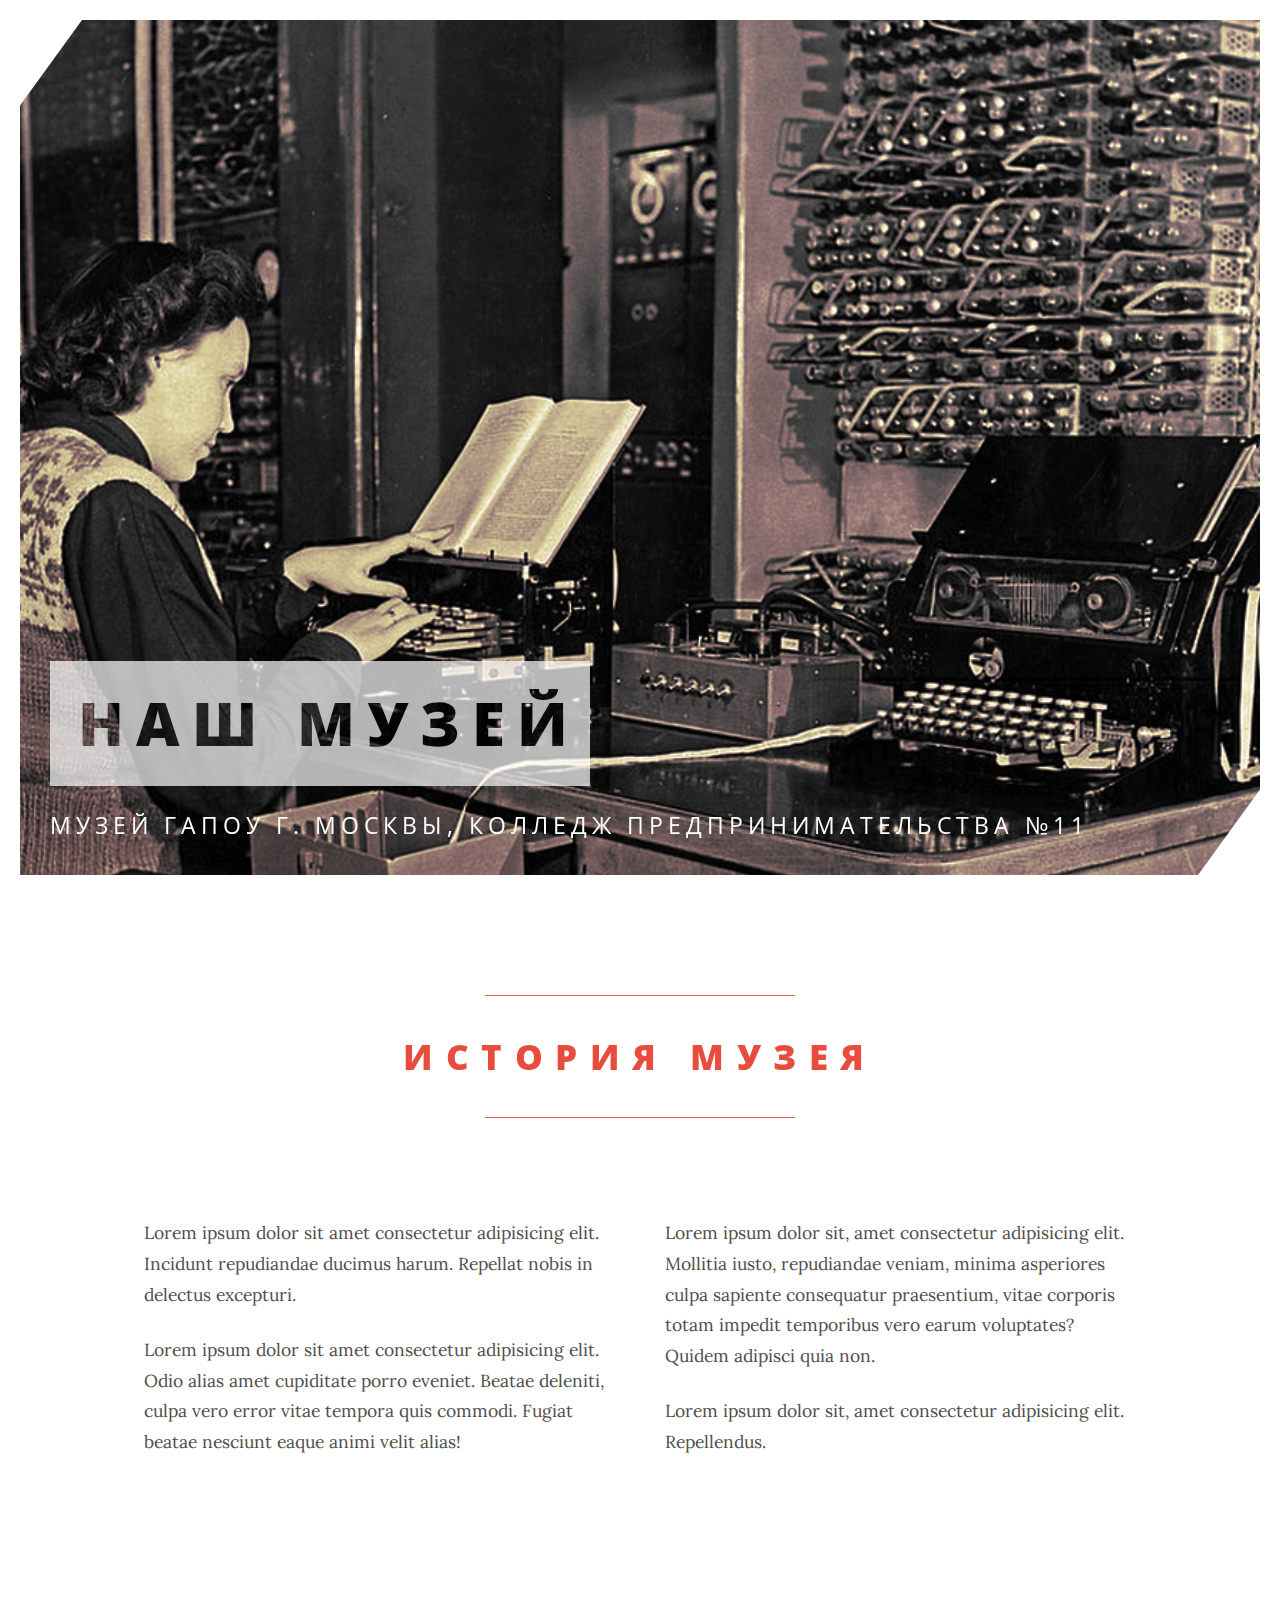
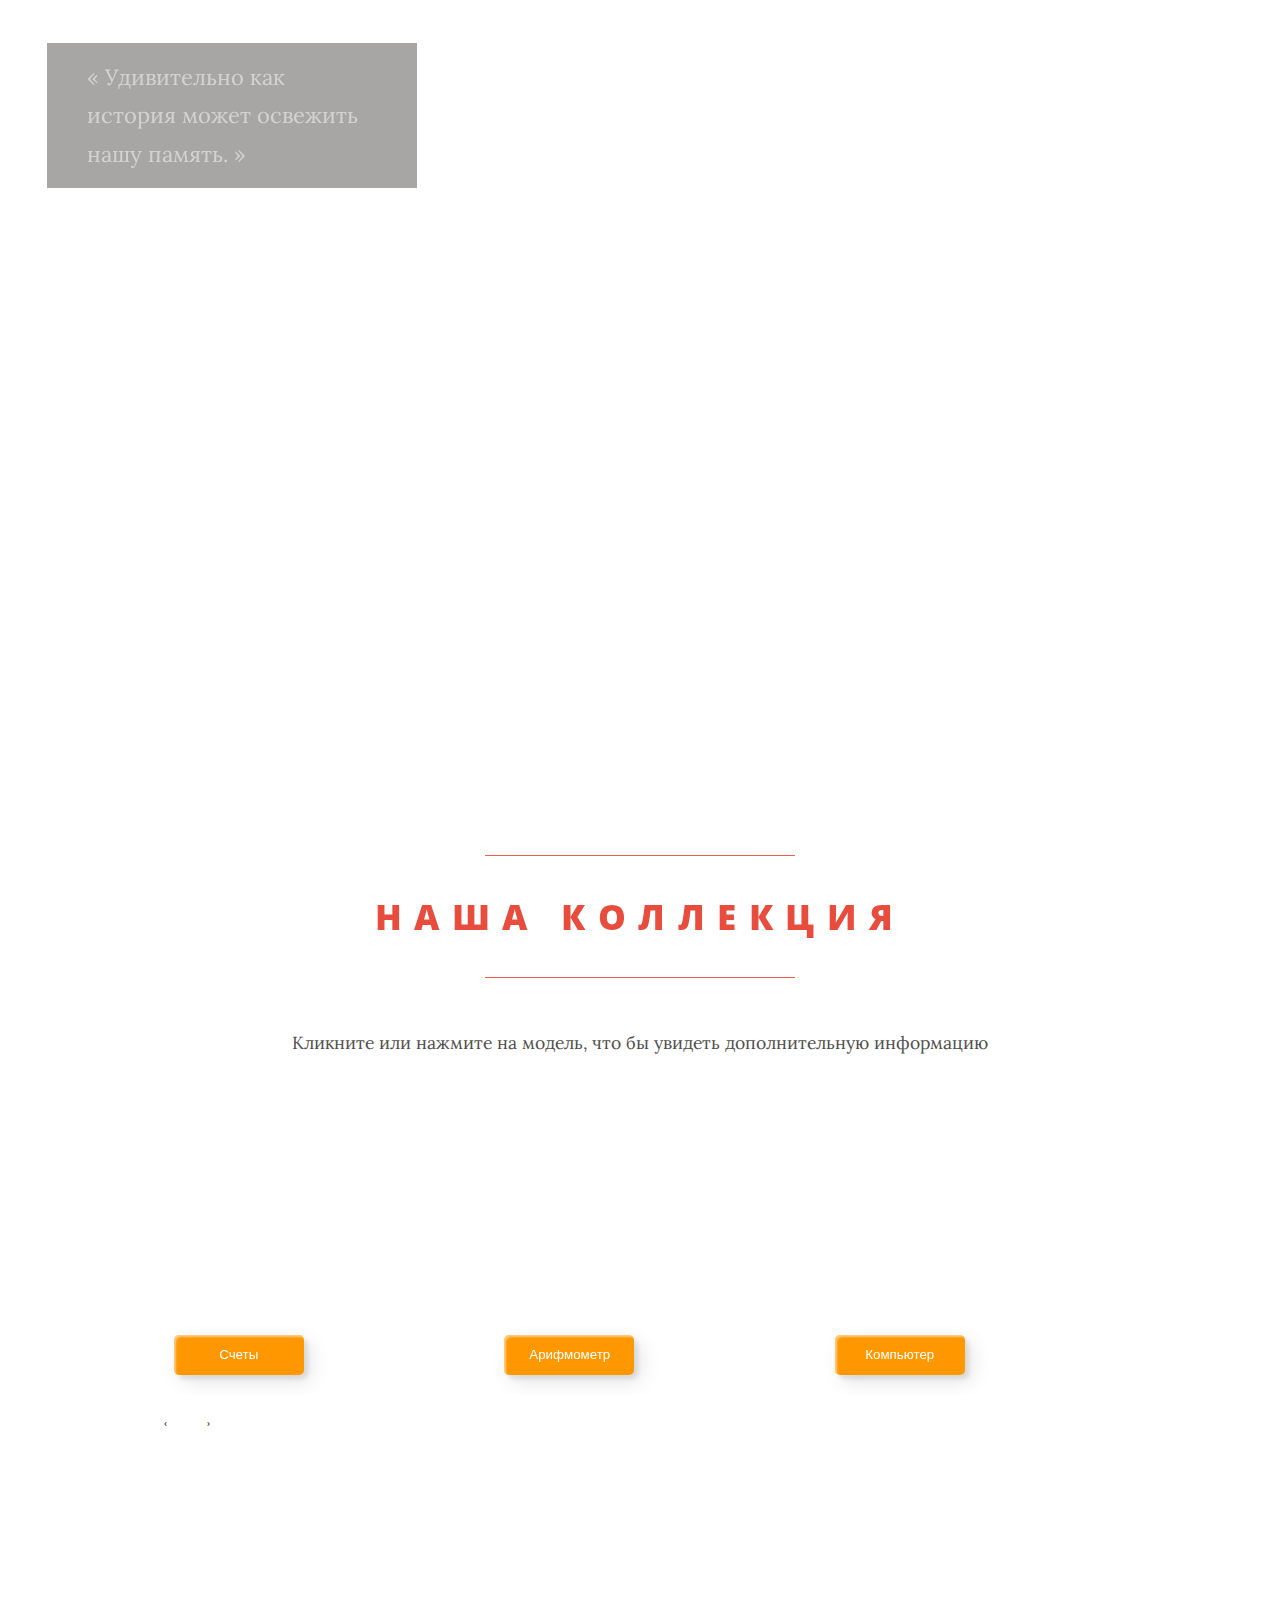
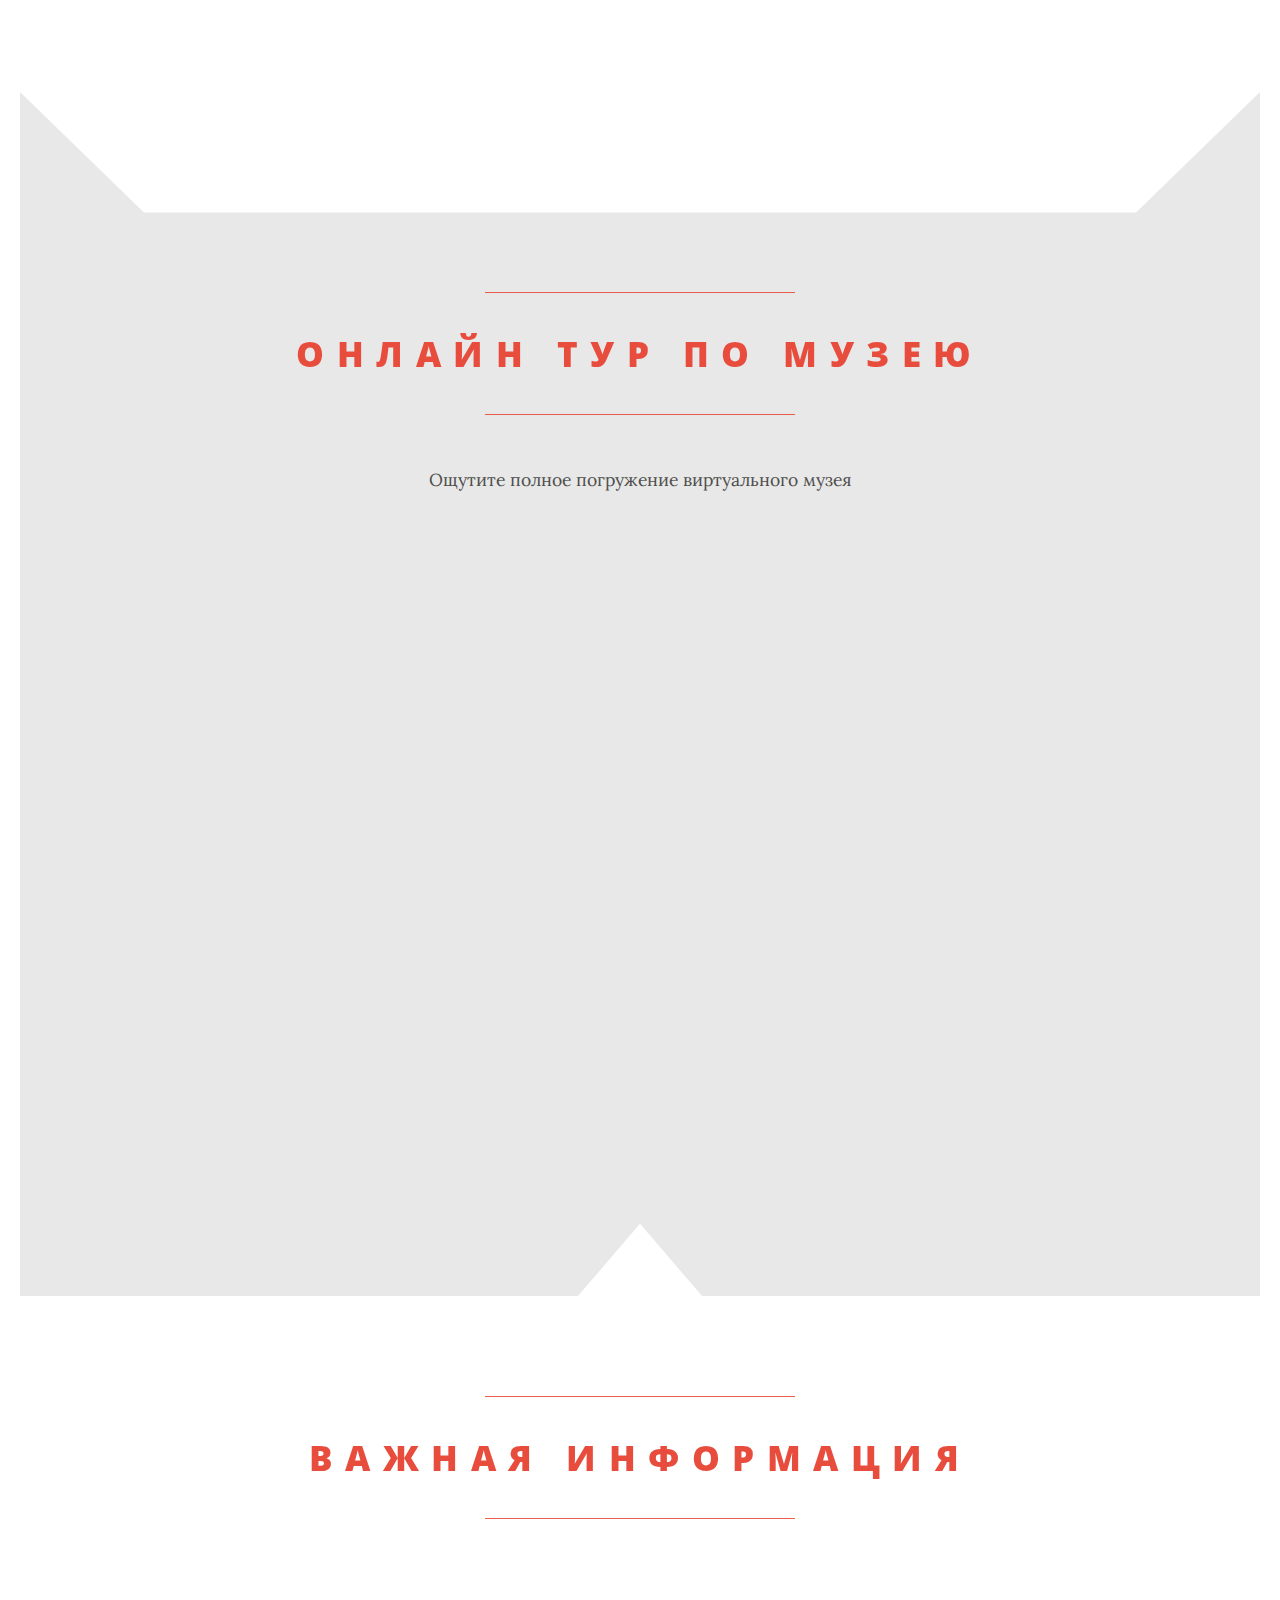
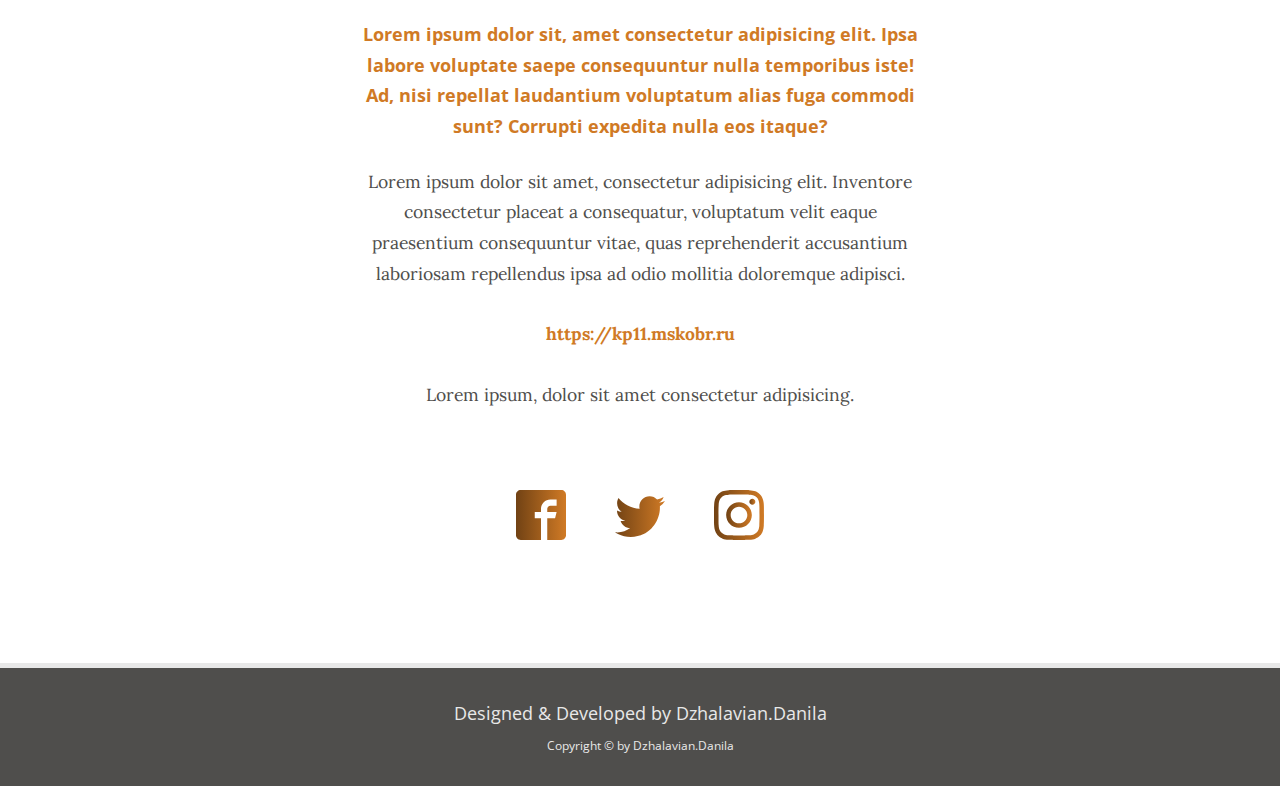
<file: index.html>
<!DOCTYPE html>
    <html lang="ru" >
    <head>
      <meta charset="UTF-8">
      <title>Museum KP#11</title>
      <meta name="viewport" content="width=device-width, initial-scale=1"><link rel="stylesheet" href="assets/style/style.css">

    </head>
    <body>
    <!-- partial:index.partial.html -->


    <head>
      <meta charset="utf-8">
      <meta name="viewport" content="width=device-width, initial-scale=1.0">

      <title>The Life of John Steinbeck</title>

      <link rel="stylesheet" href="assets/style/style.css">

      <link href="https://fonts.googleapis.com/css?family=Lora:400,400i,700,700i" rel="stylesheet">

      <link href="https://fonts.googleapis.com/css?family=Open+Sans:400,400i,700,700i,800" rel="stylesheet">

      <script src="https://code.jquery.com/jquery-3.6.3.js"></script>

      <script src="https://cdnjs.cloudflare.com/ajax/libs/OwlCarousel2/2.3.4/owl.carousel.min.js"></script>

      <link rel="stylesheet" href="https://cdnjs.cloudflare.com/ajax/libs/OwlCarousel2/2.3.4/assets/owl.carousel.min.css">

    </head>



      

      <header class="header">
        <section class="header__container">
          <h1 class="heading-main-lev">
            <span class="heading-main-lev--main">Наш Музей</span>
            <span class="heading-main-lev--sub">Музей ГАПОУ г. Москвы, колледж предпринимательства №11</span>
          </h1>
        </section>
      </header>

      <main class="main">

        <section class="biography-page u-padding-top-large">
          <hr class="line-break" />
          <h3 class="heading-section-lev u-padding-bottom-small u-padding-top-small test">
            История музея
          </h3>
          <hr class="line-break" />

          <div class="u-padding-bottom-large u-padding-top-large">
            <article class="biography__article">
              <p class="biography__article--column">
                Lorem ipsum dolor sit amet consectetur adipisicing elit. Incidunt repudiandae ducimus harum. Repellat nobis in delectus excepturi.
              </p>
              <p class="biography__article--column">
                Lorem ipsum dolor sit amet consectetur adipisicing elit. Odio alias amet cupiditate porro eveniet. Beatae deleniti, culpa vero error vitae tempora quis commodi. Fugiat beatae nesciunt eaque animi velit alias!
              </p>
              <p class="biography__article--column">
                Lorem ipsum dolor sit, amet consectetur adipisicing elit. Mollitia iusto, repudiandae veniam, minima asperiores culpa sapiente consequatur praesentium, vitae corporis totam impedit temporibus vero earum voluptates? Quidem adipisci quia non.
              </p>
              <p class="biography__article--column">
                Lorem ipsum dolor sit, amet consectetur adipisicing elit. Repellendus.
              </p>
            </article>
          </div>
        </section>

        <section class="portrait-page">

          <div class="portrait-page__qt-container">
            <div class="portrait-page__inner-qt-container">
              <q class="portrait-page__qt">
                  Удивительно как история может освежить нашу память.
                </q>
            </div>
          </div>

        </section>

        <section class="novels-page u-padding-top-small">

          <hr class="line-break" />
          <h3 class="heading-section-lev u-padding-bottom-small u-padding-top-small">
            Наша коллекция
          </h3>
          <hr class="line-break" />
          <p class="basic-text--center u-padding-top-medium">
            Кликните или нажмите на модель, что бы увидеть дополнительную информацию
          </p>

          <div class="u-padding-bottom-large u-padding-top-large">


              <section class="novels-page__images">

                <div class="slider owl-carousel">
                  
                  <div class="novels-page__image--container novels-page__img-gow">

                    <div class="sketchfab-embed-wrapper"> <iframe title="A soviet abacus. Советские счёты." frameborder="0" allowfullscreen mozallowfullscreen="true" webkitallowfullscreen="true" allow="autoplay; fullscreen; xr-spatial-tracking" xr-spatial-tracking execution-while-out-of-viewport execution-while-not-rendered web-share src="https://sketchfab.com/models/72fbe79a1de645e79803d72bcce3dd0e/embed"> </iframe></div>
                    
                    

                    <button class="custom-btn btn-14">Счеты</button>
                    
                  </div>
        
                  <div class="novels-page__image--container novels-page__img-omm">

                    <div class="model2"> <iframe title="Calculator Marchant, Circa 1920" frameborder="0" allowfullscreen mozallowfullscreen="true" webkitallowfullscreen="true" allow="autoplay; fullscreen; xr-spatial-tracking" xr-spatial-tracking execution-while-out-of-viewport execution-while-not-rendered web-share src="https://sketchfab.com/models/acb57b2ad5664508ba5e2de0cf0e54fc/embed"> </iframe> </div>
                    
                    <button class="custom-btn btn-14">Арифмометр</button>

                  </div>
        
                  <div class="novels-page__image--container novels-page__img-tp">
                    

                    <div class="model1"> <iframe title="IBM 3178" frameborder="0" allowfullscreen mozallowfullscreen="true" webkitallowfullscreen="true" allow="autoplay; fullscreen; xr-spatial-tracking" xr-spatial-tracking execution-while-out-of-viewport execution-while-not-rendered web-share src="https://sketchfab.com/models/891ae8149d8547a5971381237d13e2e6/embed"> </iframe> </div>
                    

                    <button class="custom-btn btn-14">Компьютер</button>

                  </div>
        
                  <div class="novels-page__image--container novels-page__img-tc">
                    
                    
                    <div class="model3"> <iframe title="Электроника МК 85 / Elektronika МК 85" frameborder="0" allowfullscreen mozallowfullscreen="true" webkitallowfullscreen="true" allow="autoplay; fullscreen; xr-spatial-tracking" xr-spatial-tracking execution-while-out-of-viewport execution-while-not-rendered web-share src="https://sketchfab.com/models/7b152150116445d9b7951ba0787fc88a/embed"> </iframe> </div>
                    <button class="custom-btn btn-14">Калькулятор</button>

                  </div>

                  <div class="novels-page__image--container novels-page__img-tr">
                    
                    <div class="model5"> <iframe title="Bygrave slide rule" frameborder="0" allowfullscreen mozallowfullscreen="true" webkitallowfullscreen="true" allow="autoplay; fullscreen; xr-spatial-tracking" xr-spatial-tracking execution-while-out-of-viewport execution-while-not-rendered web-share src="https://sketchfab.com/models/14830ef7d3fa4c05b1df43294f6d482e/embed"> </iframe> </div>

                    <button class="custom-btn btn-14">Логарифм. линейка</button>

                  </div>

                  <div class="novels-page__image--container novels-page__img-tg">
                    
                    <div class="model4"> <iframe title="PC in Apple IMAC Style" frameborder="0" allowfullscreen mozallowfullscreen="true" webkitallowfullscreen="true" allow="autoplay; fullscreen; xr-spatial-tracking" xr-spatial-tracking execution-while-out-of-viewport execution-while-not-rendered web-share src="https://sketchfab.com/models/df8163b56ada446fbfac3a9d43ea5256/embed"> </iframe> </div>

                    <button class="custom-btn btn-14">iMac</button>

                  </div>

                </div>
  
              </section>


            <section class="novels-page__img-info">

              <div class="novels-page__img-info-container novels-page__info-gow">
                <h4 class="heading-small-lev--orange">
                  Счеты
                </h4>
                <p class="basic-text">
                  Простое механическое устройство (счётная доска с костями) для выполнения арифметических расчётов, согласно одной версии происходят от китайского счётного приспособления суаньпань, согласно другой имеют собственно русское происхождение.
                  Представляют собой раму, имеющую некоторое количество спиц; на них нанизаны костяшки, которых обычно по 10 штук. Счёты являются одним из ранних вычислительных устройств и вплоть до конца XX века массово использовались в торговле и бухгалтерском деле, пока их не заменили калькуляторы.
                </p>
              </div>

              <div class="novels-page__img-info-container novels-page__info-omm">
                <h4 class="heading-small-lev--orange">
                  Арифмометр
                </h4>
                <p class="basic-text">
                  «Феликс» — самый распространённый в СССР арифмометр. Назван в честь Феликса Дзержинского. Выпускался с 1929 по 1978 годы общим тиражом несколько миллионов машин. Всего было создано более двух десятков модификаций арифмометра.
                  Эта счётная машина является модификацией рычажного арифмометра Однера. Она позволяет работать с операндами длиной до 9 знаков и получать ответ длиной до 13 знаков (до 8 для частного от деления).
                </p>
              </div>

              <div class="novels-page__img-info-container novels-page__info-tp">
                <h4 class="heading-small-lev--orange">
                  Электроника МС 6105.10 и БК 0010-01
                </h4>
                <p class="basic-text">
                  Электроника МС 6105.10 — черно-белый монитор с диагональю 29 см. На задней стенке монитора располагаются регуляторы яркости и контраста, коаксиальный разъем (видеовход) и разъем для подключения внешнего блока питания. Входное напряжение блока питания — 220в, выходное — 42в.
                  <br>
                  <br>
                  Вариант БК-0010 с механической клавишной клавиатурой МС7008 вместо плёночной и языком BASIC-86 («Бейсик Вильнюс») в ПЗУ. Интерпретатор языка Фокал перенесён в ПЗУ специального подключаемого модуля МСТД (мониторная система тестирования и диагностики). Этот модуль, помимо запуска тестовых программ, позволяет вводить программы в кодах и работать с магнитофоном.
                  В целях экономии памяти, тексты ошибок Вильнюсского Бейсика не были зашиты в ПЗУ, поэтому ошибки выдаются не текстом, а кодами, например, «ОШИБКА 4». Коды ошибок Вильнюсского Бейсика совпадают с кодами ошибок MSX BASIC.
                  Компьютер получил механическую 74-клавишную клавиатуру. Хотя она была и более удобна, чем плёночная, кнопки этой клавиатуры были достаточно тугими и подверженными дребезгу. По сравнению с БК-0010 тут на 19 клавиш меньше, в частности, исчезли клавиши ГРАФ, ЗАП, СТИР.
                  Из конструкции исключена крышка отсека ПЗУ и панелька для подключения дополнительной микросхемы.
                </p>
              </div>

              <div class="novels-page__img-info-container novels-page__info-tc">
                <h4 class="heading-small-lev--orange">
                  Калькулятор
                </h4>
                <p class="basic-text">
                  МК-85 — программируемый микрокалькулятор с обратной польской записью для проведения инженерных и научных расчетов. Относится к третьему поколению советских программируемых калькуляторов.
                  Имеет расширенный набор команд, в частности, выделение целой и дробной части чисел, нахождение модуля числа, максимального значения из двух чисел, перевод угловых величин из десятых долей градуса в минуты и секунды, выполнение логических операций.
                  В среднем, программа, которая займёт в МК-61 все 105 шагов программной памяти и 15 регистров, по своим возможностям будет эквивалентна примерно 140—150 шагам и 18 регистрам программы.
                </p>
              </div>

              <div class="novels-page__img-info-container novels-page__info-tr">
                <h4 class="heading-small-lev--orange">
                  Логарифмическая линейка
                </h4>
                <p class="basic-text">
                  Аналоговое вычислительное устройство, позволяющее выполнять несколько математических операций, в том числе умножение и деление чисел, возведение в степень (чаще всего в квадрат и куб), вычисление квадратных и кубических корней, вычисление логарифмов, потенцирование, вычисление тригонометрических и гиперболических функций и некоторые другие операции. Если разбить вычисление на три действия, то с помощью логарифмической линейки можно возводить числа в любую действительную степень и извлекать корень любой действительной степени.
                </p>
              </div>

              <div class="novels-page__img-info-container novels-page__info-tg">
                <h4 class="heading-small-lev--orange">
                  iMac
                </h4>
                <p class="basic-text">
                  Серия моноблочных персональных компьютеров, созданная корпорацией Apple Inc. в 1998 году. В компактном корпусе компьютера собраны монитор и все системные компоненты, включая привод SuperDrive  (англ.)рус. CD/DVD c щелевой загрузкой (начиная с модели 2012 года отсутствует, можно купить отдельно в виде внешнего оптического привода). Остается лишь подключить клавиатуру и мышь, (и то, и другое в комплекте, но можно выбрать свою комплектацию) — и компьютер готов к работе. В корпус встроены динамики, фото/видеокамера, беспроводная связь Bluetooth и Wi-Fi. С компьютером поставлялся пульт дистанционного управления, с помощью которого можно управлять воспроизведением музыки, видео и фотоколлекций.
                </p>
              </div>

            </section>
          </div>
        </section>

        <section class="facts-page u-padding-bottom-large u-padding-top-large">
          <div class="u-padding-top-large">
            <hr class="line-break" />
            <h3 class="heading-section-lev u-padding-bottom-small u-padding-top-small">
              Онлайн тур по музею
            </h3>
            <hr class="line-break" />
            <p class="basic-text--center basic-text--hover u-padding-top-medium">
              Ощутите полное погружение виртуального музея
            </p>
            <!--Tour-->
            <div class="u-padding-bottom-large u-padding-top-large">
              <section class="novels-page__images">
                <iframe seamless style="border:none"
                  width="1550" height="500"
                  src="https://dzhalavian.github.io/3dtour/">
                </iframe>
              </section>
            </div>
          </div>
        </section>
        <section class="ex-info-page u-padding-top-large">
          <hr class="line-break" />
          <h3 class="heading-section-lev u-padding-bottom-small u-padding-top-small">
            Важная информация
          </h3>
          <hr class="line-break" />

          <div class="u-padding-bottom-large u-padding-top-large">
            <article class="ex-info__container">
              <p class="basic-text--center u-margin-bottom-small">
                Lorem ipsum dolor sit, amet consectetur adipisicing elit. Ipsa labore voluptate saepe consequuntur nulla temporibus iste! Ad, nisi repellat laudantium voluptatum alias fuga commodi sunt? Corrupti expedita nulla eos itaque?</b>
              </p>
              <p class="basic-text--center u-margin-bottom-small">
                Lorem ipsum dolor sit amet, consectetur adipisicing elit. Inventore consectetur placeat a consequatur, voluptatum velit eaque praesentium consequuntur vitae, quas reprehenderit accusantium laboriosam repellendus ipsa ad odio mollitia doloremque adipisci.
              </p>
              <p class="basic-text--center u-margin-bottom-small">
                <a href="https://kp11.mskobr.ru" class="basic-link">
                    https://kp11.mskobr.ru
                </a>
              </p>
              <p class="basic-text--center u-padding-bottom-medium">
                Lorem ipsum, dolor sit amet consectetur adipisicing.
              </p>

              <section class="social-media__container u-padding-top-small">
                
                <a href="#">
                  <!-- <i class="fab fa-facebook-square"></i> -->
    <!--               <svg class="icon__social-media icon__social-media--facebook">
                          <use xlink:href="#icon--facebook"></use>
                        </svg> -->
                  <svg version="1.1" xmlns="http://www.w3.org/2000/svg" width="32" height="32" viewBox="0 0 32 32" class="icon__social-media icon__social-media--facebook">
    <title>facebook</title>
    <path d="M29 0h-26c-1.65 0-3 1.35-3 3v26c0 1.65 1.35 3 3 3h13v-14h-4v-4h4v-2c0-3.306 2.694-6 6-6h4v4h-4c-1.1 0-2 0.9-2 2v2h6l-1 4h-5v14h9c1.65 0 3-1.35 3-3v-26c0-1.65-1.35-3-3-3z"></path>
    </svg>
                </a>
                
                <a href="#">
                  <!-- <i class="fab fa-twitter-square"></i> -->
    <!--               <svg class="icon__social-media icon__social-media--twitter">
                          <use xlink:href="#icon--twitter"></use>
                        </svg> -->
                  <svg version="1.1" xmlns="http://www.w3.org/2000/svg" width="32" height="32" viewBox="0 0 32 32" class="icon__social-media icon__social-media--twitter">
    <title>twitter</title>
    <path d="M32 7.075c-1.175 0.525-2.444 0.875-3.769 1.031 1.356-0.813 2.394-2.1 2.887-3.631-1.269 0.75-2.675 1.3-4.169 1.594-1.2-1.275-2.906-2.069-4.794-2.069-3.625 0-6.563 2.938-6.563 6.563 0 0.512 0.056 1.012 0.169 1.494-5.456-0.275-10.294-2.888-13.531-6.862-0.563 0.969-0.887 2.1-0.887 3.3 0 2.275 1.156 4.287 2.919 5.463-1.075-0.031-2.087-0.331-2.975-0.819 0 0.025 0 0.056 0 0.081 0 3.181 2.263 5.838 5.269 6.437-0.55 0.15-1.131 0.231-1.731 0.231-0.425 0-0.831-0.044-1.237-0.119 0.838 2.606 3.263 4.506 6.131 4.563-2.25 1.762-5.075 2.813-8.156 2.813-0.531 0-1.050-0.031-1.569-0.094 2.913 1.869 6.362 2.95 10.069 2.95 12.075 0 18.681-10.006 18.681-18.681 0-0.287-0.006-0.569-0.019-0.85 1.281-0.919 2.394-2.075 3.275-3.394z"></path>
    </svg>
                </a>

                <a href="#">
    <!--               <svg class="icon__social-media icon__social-media--instagram">
                          <use xlink:href="#icon--instagram"></use>
                        </svg> -->
                  <svg version="1.1" xmlns="http://www.w3.org/2000/svg" width="32" height="32" viewBox="0 0 32 32" class="icon__social-media icon__social-media--instagram">
    <title>instagram</title>
    <path d="M16 2.881c4.275 0 4.781 0.019 6.462 0.094 1.563 0.069 2.406 0.331 2.969 0.55 0.744 0.288 1.281 0.638 1.837 1.194 0.563 0.563 0.906 1.094 1.2 1.838 0.219 0.563 0.481 1.412 0.55 2.969 0.075 1.688 0.094 2.194 0.094 6.463s-0.019 4.781-0.094 6.463c-0.069 1.563-0.331 2.406-0.55 2.969-0.288 0.744-0.637 1.281-1.194 1.837-0.563 0.563-1.094 0.906-1.837 1.2-0.563 0.219-1.413 0.481-2.969 0.55-1.688 0.075-2.194 0.094-6.463 0.094s-4.781-0.019-6.463-0.094c-1.563-0.069-2.406-0.331-2.969-0.55-0.744-0.288-1.281-0.637-1.838-1.194-0.563-0.563-0.906-1.094-1.2-1.837-0.219-0.563-0.481-1.413-0.55-2.969-0.075-1.688-0.094-2.194-0.094-6.463s0.019-4.781 0.094-6.463c0.069-1.563 0.331-2.406 0.55-2.969 0.288-0.744 0.638-1.281 1.194-1.838 0.563-0.563 1.094-0.906 1.838-1.2 0.563-0.219 1.412-0.481 2.969-0.55 1.681-0.075 2.188-0.094 6.463-0.094zM16 0c-4.344 0-4.887 0.019-6.594 0.094-1.7 0.075-2.869 0.35-3.881 0.744-1.056 0.412-1.95 0.956-2.837 1.85-0.894 0.888-1.438 1.781-1.85 2.831-0.394 1.019-0.669 2.181-0.744 3.881-0.075 1.713-0.094 2.256-0.094 6.6s0.019 4.887 0.094 6.594c0.075 1.7 0.35 2.869 0.744 3.881 0.413 1.056 0.956 1.95 1.85 2.837 0.887 0.887 1.781 1.438 2.831 1.844 1.019 0.394 2.181 0.669 3.881 0.744 1.706 0.075 2.25 0.094 6.594 0.094s4.888-0.019 6.594-0.094c1.7-0.075 2.869-0.35 3.881-0.744 1.050-0.406 1.944-0.956 2.831-1.844s1.438-1.781 1.844-2.831c0.394-1.019 0.669-2.181 0.744-3.881 0.075-1.706 0.094-2.25 0.094-6.594s-0.019-4.887-0.094-6.594c-0.075-1.7-0.35-2.869-0.744-3.881-0.394-1.063-0.938-1.956-1.831-2.844-0.887-0.887-1.781-1.438-2.831-1.844-1.019-0.394-2.181-0.669-3.881-0.744-1.712-0.081-2.256-0.1-6.6-0.1v0z"></path>
    <path d="M16 7.781c-4.537 0-8.219 3.681-8.219 8.219s3.681 8.219 8.219 8.219 8.219-3.681 8.219-8.219c0-4.537-3.681-8.219-8.219-8.219zM16 21.331c-2.944 0-5.331-2.387-5.331-5.331s2.387-5.331 5.331-5.331c2.944 0 5.331 2.387 5.331 5.331s-2.387 5.331-5.331 5.331z"></path>
    <path d="M26.462 7.456c0 1.060-0.859 1.919-1.919 1.919s-1.919-0.859-1.919-1.919c0-1.060 0.859-1.919 1.919-1.919s1.919 0.859 1.919 1.919z"></path>
    </svg>
                </a>

              </section>
          
                        <svg xmlns="http://www.w3.org/2000/svg" viewBox="0 0 100 100" width="0" height="0">
          <defs>
            <linearGradient id="icons--social-media">
              <stop offset="0%" style="stop-color: #714214"/>
              <stop offset="100%" style="stop-color: #d07a25"/>
            </linearGradient>
          </defs>
      </svg>

            </article>
          </div>
        </section>
      </main>

      <footer class="footer">
        <p class="footer__copyright">
          Designed & Developed by Dzhalavian.Danila
        </p>
        <p class="footer__copyright">
          Copyright &copy; by Dzhalavian.Danila
        </p>
      </footer>



    <!-- partial -->
      <script  src="assets/JS/script.js"></script>

      <!-- owl js -->
      <script src="assets/JS/owl.carousel.min.js"></script>



</body>
</html>
</file>
<file: assets/style/style.css>
@-webkit-keyframes fadeIn {
  0% {
    filter: blur(8px);
    opacity: 0;
    -webkit-filter: blur(8px);
  }
  100% {
    filter: blur(0);
    opacity: 1;
    -webkit-filter: blur(0);
  }
}
@keyframes fadeIn {
  0% {
    filter: blur(8px);
    opacity: 0;
    -webkit-filter: blur(8px);
  }
  100% {
    filter: blur(0);
    opacity: 1;
    -webkit-filter: blur(0);
  }
}
*,
*::after,
*::before {
  box-sizing: inherit;
  margin: 0;
  padding: 0;
}

body {
  box-sizing: border-box;
  position: relative;
}

html {
  font-size: 62.5%;
}
@media only screen and (max-width: 68.75em) {
  html {
    font-size: 56.25%;
  }
}
@media only screen and (max-width: 56.25em) {
  html {
    font-size: 50%;
  }
}
@media only screen and (max-width: 37.5em) {
  html {
    font-size: 43.75%;
  }
}
@media only screen and (max-width: 37.5em) {
  html {
    font-size: 37.5%;
  }
}
@media only screen and (min-width: 112.5em) {
  html {
    font-size: 75%;
  }
}

::-moz-selection {
  background-color: #d07a25;
  color: #e8e8e8;
}

::selection {
  background-color: #d07a25;
  color: #e8e8e8;
}

body {
  font-family: "Open Sans", sans-serif;
  line-height: 1.75;
}

.heading-main-lev {
  bottom: 30px;
  left: 30px;
  position: absolute;
  text-transform: uppercase;
}
@media only screen and (max-width: 68.75em) {
  .heading-main-lev {
    bottom: 20%;
    left: 0;
    padding: 0 10rem;
    text-align: center;
    width: 100%;
  }
}
@media only screen and (max-width: 28.125em) {
  .heading-main-lev {
    padding: 0 5rem;
    text-align: center;
    top: 60%;
    width: 100%;
  }
}
.heading-main-lev--main {
  -webkit-animation: fadeIn 0.8s ease-out 1s;
          animation: fadeIn 0.8s ease-out 1s;
  -webkit-animation-fill-mode: backwards;
          animation-fill-mode: backwards;
  background-color: rgba(255, 255, 255, 0.7);
  color: black;
  display: inline-block;
  font-size: 6rem;
  font-weight: bolder;
  letter-spacing: 1.2rem;
  margin-bottom: 10px;
  mix-blend-mode: screen;
  padding: 1rem 1rem 1rem 2.75rem;
}
@media only screen and (max-width: 68.75em) {
  .heading-main-lev--main {
    font-size: 5rem;
  }
}
@media only screen and (max-width: 56.25em) {
  .heading-main-lev--main {
    background-color: rgba(255, 255, 255, 0.6);
    font-size: 4rem;
  }
}
@media only screen and (max-width: 28.125em) {
  .heading-main-lev--main {
    font-size: 3rem;
  }
}
.heading-main-lev--sub {
  -webkit-animation: fadeIn 0.5s ease-out 1.2s;
          animation: fadeIn 0.5s ease-out 1.2s;
  -webkit-animation-fill-mode: backwards;
          animation-fill-mode: backwards;
  color: #fff;
  display: block;
  font-size: 2.25rem;
  font-weight: 400;
  letter-spacing: 0.5rem;
  margin-top: 1rem;
}
@media only screen and (max-width: 68.75em) {
  .heading-main-lev--sub {
    font-size: 2rem;
  }
}
@media only screen and (max-width: 56.25em) {
  .heading-main-lev--sub {
    font-size: 1.9rem;
  }
}
.heading-section-lev {
  background: linear-gradient(to right, #e74c3c, #e74c3c);
  color: transparent;
  font-size: 3.5rem;
  font-weight: 900;
  letter-spacing: 1.25rem;
  padding-left: 3rem;
  padding-right: 3rem;
  text-align: center;
  text-transform: uppercase;
  -webkit-background-clip: text;
}
.heading-small-lev--orange {
  color: #d07a25;
  font-size: 2rem;
  padding-bottom: 2.5rem;
}
@media only screen and (max-width: 56.25em) {
  .heading-small-lev--orange {
    font-size: 3rem;
    padding: 5rem;
    text-align: center;
  }
}
.heading-small-lev--white {
  color: #fff;
}
@media only screen and (max-width: 56.25em), only screen and (hover: none) {
  .heading-small-lev--white {
    font-size: 2.6rem;
  }
}
@media only screen and (max-width: 37.5em) {
  .heading-small-lev--white {
    font-size: 3.5rem;
  }
}
.heading-number-lev {
  color: rgba(255, 255, 255, 0.7);
  font-size: 10rem;
  font-weight: 700;
  height: 70%;
  left: 1.7rem;
  position: absolute;
}
@media only screen and (max-width: 56.25em), only screen and (hover: none) {
  .heading-number-lev {
    color: rgba(255, 255, 255, 0.5);
    display: block;
    font-size: 15rem;
    left: 50%;
    transform: translateX(-50%);
  }
}

.basic-text--center {
  padding-left: 3rem;
  padding-right: 3rem;
  text-align: center;
}
@media only screen and (max-width: 56.25em), only screen and (hover: none) {
  .basic-text--hover {
    display: none;
  }
}

[class^=basic-text] {
  color: #4f4e4c;
  font-family: "Lora", serif;
  font-size: 1.75rem;
  font-weight: 400;
}
@media only screen and (max-width: 68.75em) {
  [class^=basic-text] {
    font-size: 1.9rem;
  }
}
@media only screen and (max-width: 56.25em) {
  [class^=basic-text] {
    font-size: 2.5rem;
  }
}
@media only screen and (max-width: 37.5em) {
  [class^=basic-text] {
    font-size: 2.75rem;
  }
}

.basic-link:link, .basic-link:visited {
  color: #d07a25;
  display: inline-block;
  font-weight: 700;
  padding: 0.5rem;
  text-decoration: none;
  transition: all 0.1s;
}
@media only screen and (max-width: 56.25em), only screen and (hover: none) {
  .basic-link:link, .basic-link:visited {
    background-color: #d07a25;
    border-radius: 5px;
    color: #fff;
    font-weight: lighter;
    margin: 3rem 0;
    padding: 0.5rem 1.5rem;
  }
}
@media only screen and (max-width: 37.5em) {
  .basic-link:link, .basic-link:visited {
    margin: 7rem 0;
  }
}
.basic-link:hover, .basic-link:active {
  background-color: #d07a25;
  border-radius: 5px;
  color: #fff;
  font-weight: lighter;
  padding: 0.5rem 1rem;
  transform: scale(1.1);
  box-shadow: 0.5rem 1rem 2rem rgba(0, 0, 0, 0.2);
}

.biography__article {
  -moz-column-count: 2;
       column-count: 2;
  -moz-column-gap: 5rem;
       column-gap: 5rem;
  margin: 0 auto;
  width: 80%;
}
@media only screen and (max-width: 56.25em) {
  .biography__article {
    -moz-column-count: 1;
         column-count: 1;
  }
}
.biography__article--column {
  color: #4f4e4c;
  font-family: "Lora", serif;
  font-size: 1.75rem;
  font-weight: 400;
}
@media only screen and (max-width: 68.75em) {
  .biography__article--column {
    font-size: 1.9rem;
  }
}
@media only screen and (max-width: 56.25em) {
  .biography__article--column {
    font-size: 2.5rem;
  }
}
@media only screen and (max-width: 37.5em) {
  .biography__article--column {
    font-size: 2.75rem;
  }
}
.biography__article--column:not(:last-child) {
  margin-bottom: 2.5rem;
}

.portrait-page__qt {
  color: #fff;
  font-family: "Lora", serif;
  font-size: 2.2rem;
  font-weight: 300;
}
@media only screen and (max-width: 68.75em) {
  .portrait-page__qt {
    font-size: 2rem;
  }
}
@media only screen and (max-width: 37.5em) {
  .portrait-page__qt {
    font-size: 2.5rem;
  }
}

.facts-page__card--back {
  color: #fff;
  font-size: 1.5rem;
  line-height: 1.4;
  text-align: center;
}
@media only screen and (max-width: 56.25em), only screen and (hover: none) {
  .facts-page__card--back {
    font-size: 2.2rem;
  }
}
@media only screen and (max-width: 37.5em) {
  .facts-page__card--back {
    font-size: 3rem;
  }
}

.ex-info__container > :first-child {
  color: #d07a25;
  font-family: inherit;
  font-weight: 700;
}

.footer {
  color: #e8e8e8;
  text-align: center;
}
.footer__copyright {
  font-size: 1.8rem;
  font-weight: 400;
}
.footer__copyright:last-child {
  font-size: 1.2rem;
  padding-top: 0.5rem;
}
@media only screen and (max-width: 68.75em) {
  .footer__copyright {
    font-size: 2rem;
  }
  .footer__copyright:last-child {
    font-size: 1.4rem;
  }
}
@media only screen and (max-width: 37.5em) {
  .footer__copyright {
    font-size: 2.2rem;
  }
  .footer__copyright:last-child {
    font-size: 2rem;
  }
}

.icon__fact-card {
  display: inline-block;
  fill: #fff;
  font-size: 2.5vw;
  height: 1em;
  stroke: currentColor;
  stroke-width: 0;
  width: 1em;
}
@media only screen and (max-width: 56.25em), only screen and (hover: none) {
  .icon__fact-card {
    visibility: hidden;
  }
}
.icon__fact-card--dog {
  font-size: 3vw;
  padding-bottom: 0.5rem;
}
.icon__social-media {
  display: inline-block;
  fill: url(#icons--social-media);
  font-size: 5rem;
  height: 1em;
  stroke: currentColor;
  stroke-width: 0;
  transition: all 0.2s;
  width: 1em;
}
@media only screen and (max-width: 68.75em) {
  .icon__social-media {
    font-size: 5.5rem;
  }
}
@media only screen and (max-width: 56.25em), only screen and (hover: none) {
  .icon__social-media {
    font-size: 7rem;
  }
}
@media only screen and (max-width: 37.5em) {
  .icon__social-media {
    font-size: 5rem;
  }
}
.icon__social-media:hover {
  filter: drop-shadow(0 1.5rem 4rem rgba(0, 0, 0, 0.15));
  transform: translateY(-1.1rem) scale(1.1);
  webkit-filter: drop-shadow(0 1.5rem 4rem rgba(0, 0, 0, 0.15));
}

.u-margin-bottom-small {
  margin-bottom: 2.5rem;
}

.u-padding-bottom-large {
  padding-bottom: 10rem;
}

.u-padding-bottom-medium {
  padding-bottom: 5rem;
}

.u-padding-bottom-small {
  padding-bottom: 3rem;
}

.u-padding-bottom-large-vh {
  padding-bottom: 10vh;
}

.u-padding-bottom-medium-vh {
  padding-bottom: 7.5vh;
}

.u-padding-bottom-small-vh {
  padding-bottom: 3vh;
}

.u-padding-top-large {
  padding-top: 10rem;
}

.u-padding-top-medium {
  padding-top: 5rem;
}

.u-padding-top-small {
  padding-top: 3rem;
}

.u-padding-top-large-vh {
  padding-top: 10vh;
}

.u-padding-top-medium-vh {
  padding-top: 7.5vh;
}

.u-padding-top-small-vh {
  padding-top: 3vh;
}

.novels-page__image--container {
  width: 70%;

  display: inline-block; /* Размещение моделей горизонтально */
  vertical-align: top; /* Выравнивание моделей по верхней границе */
  width: 300px; /* Ширина контейнеров моделей (задайте подходящее значение) */
  margin-right: 10px; /* Отступ между контейнерами моделей (задайте подходящее значение) */
}

@media only screen and (max-width: 56.25em) {
  .novels-page__image--container {
    width: 50%;
    padding: 0.7rem;
  }
}
.novels-page__image--img {
  filter: sepia(100%);
  height: auto;
  width: 100%;
  transition: all 0.3s;
  -webkit-filter: sepia(100%);
}
@media only screen and (max-width: 56.25em), only screen and (hover: none) {
  .novels-page__image--img {
    filter: sepia(0);
  }
}
.novels-page__image--img:hover {
  box-shadow: 0 0.5rem 1rem rgba(0, 0, 0, 0.3);
  filter: sepia(0%);
  transform: translateY(-1.5rem) scale(1.1);
  -webkit-filter: sepia(0%);
}
.novels-page__images {
  display: flex;
  justify-content: flex-start;
  margin: 0 auto;
  position: relative;
  width: 80%; 
  flex-direction: row;
}
@media only screen and (max-width: 56.25em) {
  .novels-page__images {
    flex-wrap: wrap;
    width: 45%;
  }
}
@media only screen and (max-width: 37.5em) {
  .novels-page__images {
    width: 80%;
  }
}
.novels-page__img-info {
  margin: 10rem auto;
  max-height: 100%;
  position: relative;
  width: 80%;
}
@media only screen and (max-width: 56.25em) {
  .novels-page__img-info {
    margin: 5rem auto;
  }
}
.novels-page__img-info-container {
  display: none;
  left: 0;
  position: relative;
  width: 75%;
}
@media only screen and (max-width: 56.25em) {
  .novels-page__img-info-container {
    width: 100%;
  }
}

.facts-page__card-stack {
  background-color: #fff;
  display: flex;
  flex-direction: row;
  justify-content: space-between;
  margin: 0 auto;
  padding: 1rem;
  width: 85%;
}
@media only screen and (max-width: 56.25em), only screen and (hover: none) {
  .facts-page__card-stack {
    flex-direction: column;
    height: auto;
    width: 100%;
  }
}
.facts-page__card-outer {
  background-color: transparent;
  height: 45rem;
  perspective: 1000px;
  width: 24.5%;
}
@media only screen and (max-width: 56.25em), only screen and (hover: none) {
  .facts-page__card-outer {
    width: 100%;
  }
  .facts-page__card-outer:not(:last-child) {
    margin-bottom: 1.5rem;
  }
}
@media only screen and (max-width: 37.5em) {
  .facts-page__card-outer {
    height: 60rem;
  }
}
@media only screen and (max-width: 28.125em) {
  .facts-page__card-outer {
    height: 70rem;
  }
}
.facts-page__card-inner {
  height: 100%;
  position: relative;
  transform-style: preserve-3d;
  transition: transform 0.8s;
  width: 100%;
}
.facts-page__card-outer:hover .facts-page__card-inner {
  transform: rotateY(180deg);
}
@media only screen and (max-width: 56.25em), only screen and (hover: none) {
  .facts-page__card-outer:hover .facts-page__card-inner {
    transform: rotateY(0);
  }
}
.facts-page__card--back, .facts-page__card--front {
  -webkit-backface-visibility: hidden;
          backface-visibility: hidden;
  height: 100%;
  position: absolute;
  width: 100%;
}
.facts-page__card--front {
  background-blend-mode: darken;
  background-position: top;
  background-size: cover;
}
@media only screen and (max-width: 56.25em), only screen and (hover: none) {
  .facts-page__card--front {
    left: 0;
    top: 0;
  }
}
.facts-page__card--front-01 {
  background-image: linear-gradient(to right bottom, rgba(255, 192, 124, 0.9), rgba(178, 115, 47, 0.9)), url(https://project-img-holder.s3.eu-west-2.amazonaws.com/fcc-john-steinbeck-tribute-page/images/irish-setter-dog-large.jpg);
}
@media only screen and (max-width: 56.25em), only screen and (hover: none) {
  .facts-page__card--front-01 {
    background-position: right;
  }
}
@media only screen and (max-width: 37.5em) {
  .facts-page__card--front-01 {
    background-image: linear-gradient(to right bottom, rgba(255, 192, 124, 0.9), rgba(178, 115, 47, 0.9)), url(https://project-img-holder.s3.eu-west-2.amazonaws.com/fcc-john-steinbeck-tribute-page/images/irish-setter-dog-small.jpg);
  }
}
.facts-page__card--front-02 {
  background-image: linear-gradient(to right bottom, rgba(238, 182, 119, 0.9), rgba(161, 105, 42, 0.9)), url(https://project-img-holder.s3.eu-west-2.amazonaws.com/fcc-john-steinbeck-tribute-page/images/wine-large.jpg);
}
@media only screen and (max-width: 37.5em) {
  .facts-page__card--front-02 {
    background-image: linear-gradient(to right bottom, rgba(255, 192, 124, 0.9), rgba(178, 115, 47, 0.9)), url(https://project-img-holder.s3.eu-west-2.amazonaws.com/fcc-john-steinbeck-tribute-page/images/wine-small.jpg);
  }
}
.facts-page__card--front-03 {
  background-image: linear-gradient(to right bottom, rgba(209, 164, 115, 0.9), rgba(132, 87, 38, 0.9)), url(https://project-img-holder.s3.eu-west-2.amazonaws.com/fcc-john-steinbeck-tribute-page/images/museum-large.jpg);
}
@media only screen and (max-width: 37.5em) {
  .facts-page__card--front-03 {
    background-image: linear-gradient(to right bottom, rgba(255, 192, 124, 0.9), rgba(178, 115, 47, 0.9)), url(https://project-img-holder.s3.eu-west-2.amazonaws.com/fcc-john-steinbeck-tribute-page/images/museum-small.jpg);
  }
}
.facts-page__card--front-04 {
  background-image: linear-gradient(to right bottom, rgba(203, 161, 112, 0.9), rgba(126, 84, 35, 0.9)), url(https://project-img-holder.s3.eu-west-2.amazonaws.com/fcc-john-steinbeck-tribute-page/images/love-letter-large.jpg);
}
@media only screen and (max-width: 37.5em) {
  .facts-page__card--front-04 {
    background-image: linear-gradient(to right bottom, rgba(255, 192, 124, 0.9), rgba(178, 115, 47, 0.9)), url(https://project-img-holder.s3.eu-west-2.amazonaws.com/fcc-john-steinbeck-tribute-page/images/love-letter-small.jpg);
  }
}
.facts-page__card--back {
  padding: 3vh 1.5vw;
  position: relative;
  transform: rotateY(180deg);
}
@media only screen and (max-width: 56.25em), only screen and (hover: none) {
  .facts-page__card--back {
    transform: rotateY(0);
    right: 0;
    top: 0;
    padding: 10rem 7rem;
  }
}
.facts-page__card--back-01 {
  background-image: linear-gradient(to right bottom, #ffc07c, #b2732f);
}
@media only screen and (max-width: 56.25em), only screen and (hover: none) {
  .facts-page__card--back-01 {
    background-image: linear-gradient(to right bottom, rgba(255, 192, 124, 0.3), rgba(178, 115, 47, 0.3));
  }
}
.facts-page__card--back-02 {
  background-image: linear-gradient(to right bottom, #eeb677, #a1692a);
}
@media only screen and (max-width: 56.25em), only screen and (hover: none) {
  .facts-page__card--back-02 {
    background-image: linear-gradient(to right bottom, rgba(238, 182, 119, 0.3), rgba(161, 105, 42, 0.3));
  }
}
.facts-page__card--back-03 {
  background-image: linear-gradient(to right bottom, #d1a473, #845726);
}
@media only screen and (max-width: 56.25em), only screen and (hover: none) {
  .facts-page__card--back-03 {
    background-image: linear-gradient(to right bottom, rgba(209, 164, 115, 0.3), rgba(132, 87, 38, 0.3));
  }
}
.facts-page__card--back-04 {
  background-image: linear-gradient(to right bottom, #cba170, #7e5423);
}
@media only screen and (max-width: 56.25em), only screen and (hover: none) {
  .facts-page__card--back-04 {
    background-image: linear-gradient(to right bottom, rgba(203, 161, 112, 0.3), rgba(126, 84, 35, 0.3));
  }
}
.facts-page .back-card__container--text {
  height: 87%;
}
.facts-page .back-card__container--icon {
  height: auto;
  width: 100%;
}
@media only screen and (max-width: 56.25em), only screen and (hover: none) {
  .facts-page .back-card__container--icon {
    display: none;
  }
}

.line-break {
  background: linear-gradient(to right, #e74c3c, #e74c3c, #e74c3c);
  border: 0;
  display: block;
  height: 1px;
  margin: 0 auto;
  opacity: 0.9;
  width: 25%;
}

.social-media__container {
  display: flex;
  justify-content: space-between;
  margin: 0 auto;
  width: 40%;
}
@media only screen and (max-width: 56.25em), only screen and (hover: none) {
  .social-media__container {
    width: 50%;
  }
}
@media only screen and (max-width: 37.5em) {
  .social-media__container {
    width: 50%;
  }
}

.footer {
  background-color: #4f4e4c;
  border-top: 0.5rem solid #e8e8e8;
  padding: 3rem;
}

.header {
  padding: 2rem;
  padding-bottom: 0;
}
@media only screen and (max-width: 68.75em) {
  .header {
    padding: 0;
  }
}
.header__container {
  -webkit-animation: fadeIn 1s ease-out;
          animation: fadeIn 1s ease-out;
  background-attachment: fixed;
  background-blend-mode: color-burn;
  background-image: linear-gradient(to left bottom, rgba(113, 66, 20, 0.3), rgba(208, 122, 37, 0.3)), url(../img/main3.jpg);
  background-position: center;
  background-repeat: no-repeat;
  background-size: cover;
  -webkit-clip-path: polygon(5% 0, 100% 0, 100% 90%, 95% 100%, 0 100%, 0 10%);
          clip-path: polygon(5% 0, 100% 0, 100% 90%, 95% 100%, 0 100%, 0 10%);
  height: 95vh;
  margin-bottom: 2rem;
  position: relative;
  transition: all 0.5s;
}
@media only screen and (max-width: 68.75em) {
  .header__container {
    background-image: linear-gradient(to left bottom, rgba(113, 66, 20, 0.3), rgba(208, 122, 37, 0.3)), url(../img/main3.jpg);
    -webkit-clip-path: polygon(0 0, 100% 0, 100% 100%, 100% 100%, 0 100%, 0 0);
            clip-path: polygon(0 0, 100% 0, 100% 100%, 100% 100%, 0 100%, 0 0);
    height: 100vh;
  }
}

.main {
  padding: 0 2rem;
}
@media only screen and (max-width: 68.75em) {
  .main {
    padding: 0;
  }
}

.portrait-page {
  background-attachment: fixed;
  background-blend-mode: overlay;
  background-image: linear-gradient(to right top, rgba(113, 66, 20, 0.5), rgba(208, 122, 37, 0.5)), url(../img/main2.jpg);
  background-position: top;
  background-repeat: no-repeat;
  background-size: cover;
  -webkit-clip-path: polygon(0 0, 100% 0, 100% 90%, 55% 90%, 50% 100%, 45% 90%, 0 90%);
          clip-path: polygon(0 0, 100% 0, 100% 90%, 55% 90%, 50% 100%, 45% 90%, 0 90%);
  height: 95vh;
  position: relative;
}
@media only screen and (max-width: 68.75em) {
  .portrait-page {
    background-image: linear-gradient(to right top, rgba(113, 66, 20, 0.5), rgba(208, 122, 37, 0.5)), url(../img/main2.jpg);
  }
}
@media only screen and (max-width: 37.5em) {
  .portrait-page {
    -webkit-clip-path: polygon(0 0, 100% 0, 100% 90%, 55% 90%, 50% 95%, 45% 90%, 0 90%);
            clip-path: polygon(0 0, 100% 0, 100% 90%, 55% 90%, 50% 95%, 45% 90%, 0 90%);
  }
}
.portrait-page__qt-container {
  background-color: rgba(79, 78, 76, 0.5);
  border-left: 0.25rem solid #fff;
  left: 2%;
  padding: 1.5rem 4rem;
  position: absolute;
  top: 8.5%;
  width: 30%;
}
@media only screen and (max-width: 68.75em) {
  .portrait-page__qt-container {
    width: 35%;
  }
}
@media only screen and (max-width: 37.5em) {
  .portrait-page__qt-container {
    left: 50%;
    top: 60%;
    transform: translateX(-50%);
    width: 80%;
  }
}
.portrait-page__inner-qt-container {
  opacity: 0.5;
  transition: all 0.5s;
  width: 100%;
}
@media only screen and (max-width: 56.25em), only screen and (hover: none) {
  .portrait-page__inner-qt-container {
    opacity: 1;
    transform: scale(1.1);
  }
}
.portrait-page__inner-qt-container:hover {
  opacity: 1;
  transform: scale(1.1);
}

.facts-page {
  background-color: #e8e8e8;
  -webkit-clip-path: polygon(0 0, 10% 10%, 90% 10%, 100% 0, 100% 100%, 55% 100%, 50% 94%, 45% 100%, 0 100%);
          clip-path: polygon(0 0, 10% 10%, 90% 10%, 100% 0, 100% 100%, 55% 100%, 50% 94%, 45% 100%, 0 100%);
}
@media only screen and (max-width: 68.75em) {
  .facts-page {
    -webkit-clip-path: polygon(0 0, 10% 5%, 90% 5%, 100% 0, 100% 100%, 55% 100%, 50% 97%, 45% 100%, 0 100%);
            clip-path: polygon(0 0, 10% 5%, 90% 5%, 100% 0, 100% 100%, 55% 100%, 50% 97%, 45% 100%, 0 100%);
  }
}
@media only screen and (max-width: 37.5em) {
  .facts-page {
    -webkit-clip-path: polygon(0 0, 8% 3%, 92% 3%, 100% 0, 100% 100%, 55% 100%, 50% 97%, 45% 100%, 0 100%);
            clip-path: polygon(0 0, 8% 3%, 92% 3%, 100% 0, 100% 100%, 55% 100%, 50% 97%, 45% 100%, 0 100%);
  }
}
@media only screen and (max-width: 28.125em) {
  .facts-page {
    -webkit-clip-path: polygon(0 0, 8% 3%, 92% 3%, 100% 0, 100% 100%, 55% 100%, 50% 98%, 45% 100%, 0 100%);
            clip-path: polygon(0 0, 8% 3%, 92% 3%, 100% 0, 100% 100%, 55% 100%, 50% 98%, 45% 100%, 0 100%);
  }
}

.ex-info__container {
  margin: 0 auto;
  width: 50%;
}
@media only screen and (max-width: 68.75em) {
  .ex-info__container {
    width: 90%;
  }
}

.slider.owl-carousel .owl-stage {
  display: flex;
  flex-direction: row;
}

.slider.owl-carousel .owl-stage .owl-item {
  display: flex;
  align-items: center;
  justify-content: center;
  flex-direction: row;
}

button {
  margin: 20px;
}
.custom-btn {
  width: 130px;
  height: 40px;
  color: #fff;
  border-radius: 5px;
  padding: 10px 25px;
  font-family: 'Lato', sans-serif;
  font-weight: 500;
  background: transparent;
  cursor: pointer;
  transition: all 0.3s ease;
  position: relative;
  display: inline-block;
   box-shadow:inset 2px 2px 2px 0px rgba(255,255,255,.5),
   7px 7px 20px 0px rgba(0,0,0,.1),
   4px 4px 5px 0px rgba(0,0,0,.1);
  outline: none;
}
.btn-14 {
  background: rgb(255,151,0);
  border: none;
  z-index: 1;
}
.btn-14:after {
  position: absolute;
  content: "";
  width: 100%;
  height: 0;
  top: 0;
  left: 0;
  z-index: -1;
  border-radius: 5px;
  background-color: #eaf818;
  background-image: linear-gradient(315deg, #eaf818 0%, #f6fc9c 74%);
   box-shadow:inset 2px 2px 2px 0px rgba(255,255,255,.5);
  transition: all 0.3s ease;
}

.btn-14:hover {
  color: #000;
}
.btn-14:hover:after {
  top: auto;
  bottom: 0;
  height: 100%;
}
.btn-14:active {
  top: 2px;
}
</file>
